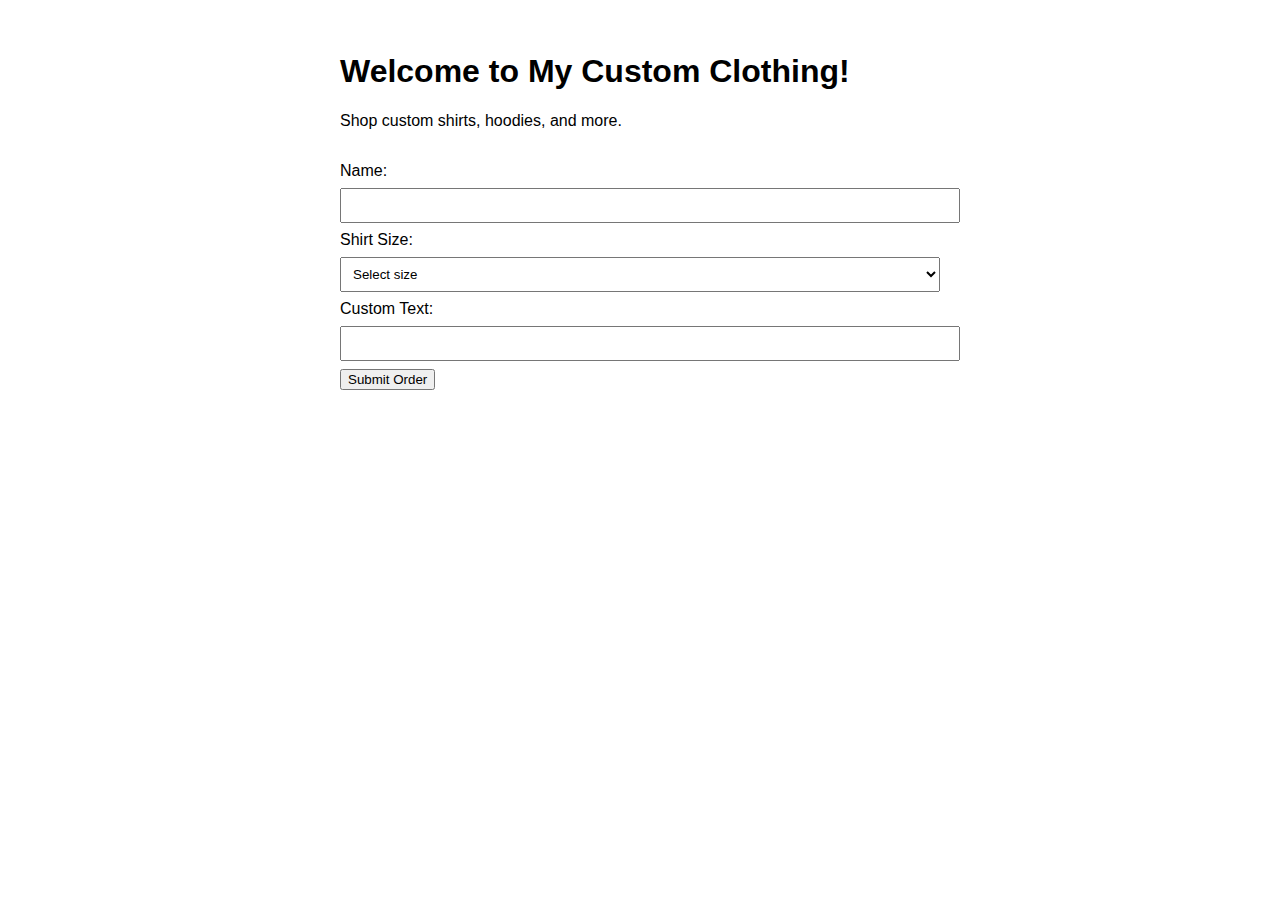
<file: index.html>
<!DOCTYPE html>
<html lang="en">
<head>
  <meta charset="UTF-8">
  <meta name="viewport" content="width=device-width, initial-scale=1.0">
  <title>My Custom Clothing</title>
  <link rel="stylesheet" href="style.css">
</head>
<body>
  <h1>Welcome to My Custom Clothing!</h1>
  <p>Shop custom shirts, hoodies, and more.</p>
  
 <form name="order-form" method="POST" data-netlify="true">
  <input type="hidden" name="form-name" value="order-form">

  <label>Name: <input type="text" name="name" required></label><br>

  <label>Shirt Size: 
    <select name="size" required>
      <option value="" disabled selected>Select size</option>
      <option value="S">S</option>
      <option value="M">M</option>
      <option value="L">L</option>
      <option value="XL">XL</option>
    </select>
  </label><br>

  <label>Custom Text: <input type="text" name="custom_text"></label><br>

  <button type="submit">Submit Order</button>
</form>
</file>
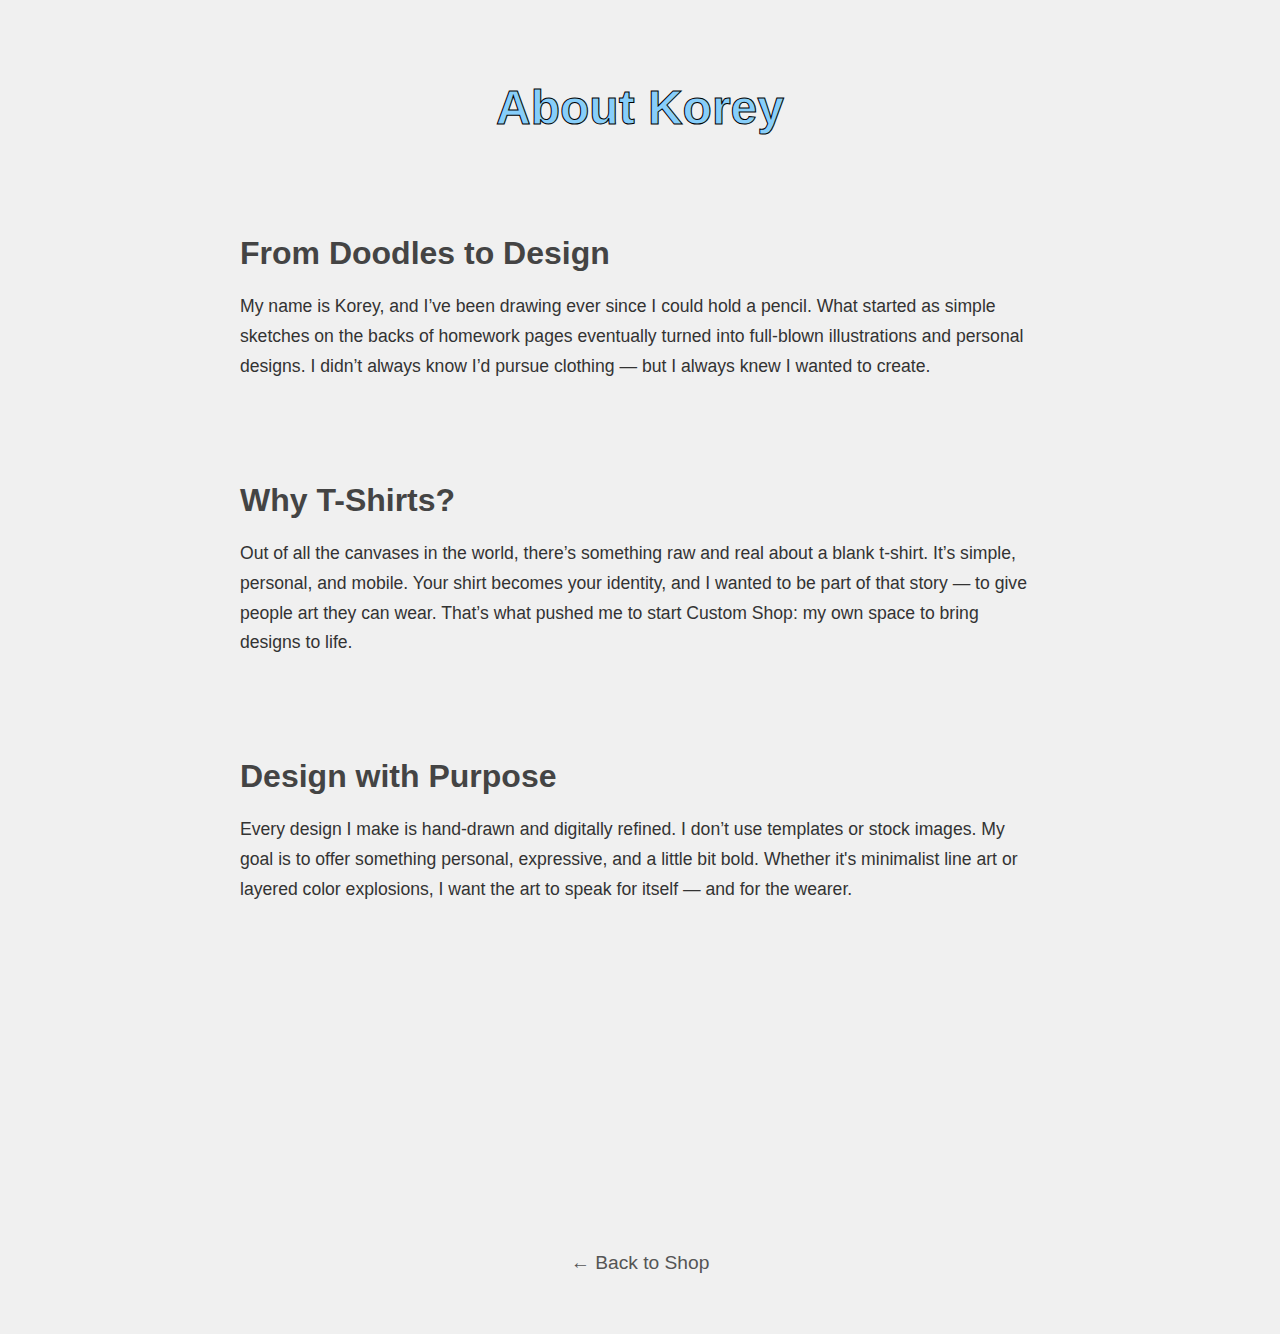
<file: about.html>
<!DOCTYPE html>
<html lang="en">
<head>
  <meta charset="UTF-8" />
  <meta name="viewport" content="width=device-width, initial-scale=1.0" />
  <title>About Korey - Custom Shop</title>
  <style>
    body {
      margin: 0;
      font-family: 'Segoe UI', Tahoma, Geneva, Verdana, sans-serif;
      background: #f0f0f0;
      color: #333;
      overflow-x: hidden;
    }

    .section {
      max-width: 800px;
      margin: 100px auto;
      padding: 0 20px;
      opacity: 0;
      transform: translateY(40px);
      transition: opacity 1s ease, transform 1s ease;
    }

    .section.visible {
      opacity: 1;
      transform: translateY(0);
    }

    h1 {
      font-size: 3rem;
      text-align: center;
      margin-top: 80px;
      color: #87cefa;
      -webkit-text-stroke: 1px black;
    }

    h2 {
      font-size: 2rem;
      margin-bottom: 20px;
      color: #444;
    }

    p {
      line-height: 1.7;
      font-size: 1.1rem;
      margin-bottom: 30px;
    }

    .back-link {
      display: block;
      text-align: center;
      margin: 60px 0;
      font-size: 1.2rem;
      color: #555;
      text-decoration: none;
    }

    .back-link:hover {
      text-decoration: underline;
    }
  </style>
</head>
<body>
  <h1>About Korey</h1>

  <div class="section">
    <h2>From Doodles to Design</h2>
    <p>My name is Korey, and I’ve been drawing ever since I could hold a pencil. What started as simple sketches on the backs of homework pages eventually turned into full-blown illustrations and personal designs. I didn’t always know I’d pursue clothing — but I always knew I wanted to create.</p>
  </div>

  <div class="section">
    <h2>Why T-Shirts?</h2>
    <p>Out of all the canvases in the world, there’s something raw and real about a blank t-shirt. It’s simple, personal, and mobile. Your shirt becomes your identity, and I wanted to be part of that story — to give people art they can wear. That’s what pushed me to start Custom Shop: my own space to bring designs to life.</p>
  </div>

  <div class="section">
    <h2>Design with Purpose</h2>
    <p>Every design I make is hand-drawn and digitally refined. I don’t use templates or stock images. My goal is to offer something personal, expressive, and a little bit bold. Whether it's minimalist line art or layered color explosions, I want the art to speak for itself — and for the wearer.</p>
  </div>

  <div class="section">
    <h2>Just Getting Started</h2>
    <p>Right now, it’s just me — drawing, printing, testing fabrics, and packing up orders. But that’s how I want it. I want every product to feel like it came from a real person, not a factory. I hope this shop grows with me as I keep learning and experimenting. This is only the beginning of what I want to build.</p>
  </div>

  <a class="back-link" href="index.html">← Back to Shop</a>

  <script>
    const sections = document.querySelectorAll('.section');

    const observer = new IntersectionObserver((entries) => {
      entries.forEach(entry => {
        if (entry.isIntersecting) {
          entry.target.classList.add('visible');
        }
      });
    }, {
      threshold: 0.1
    });

    sections.forEach(section => {
      observer.observe(section);
    });
  </script>
</body>
</html>
</file>
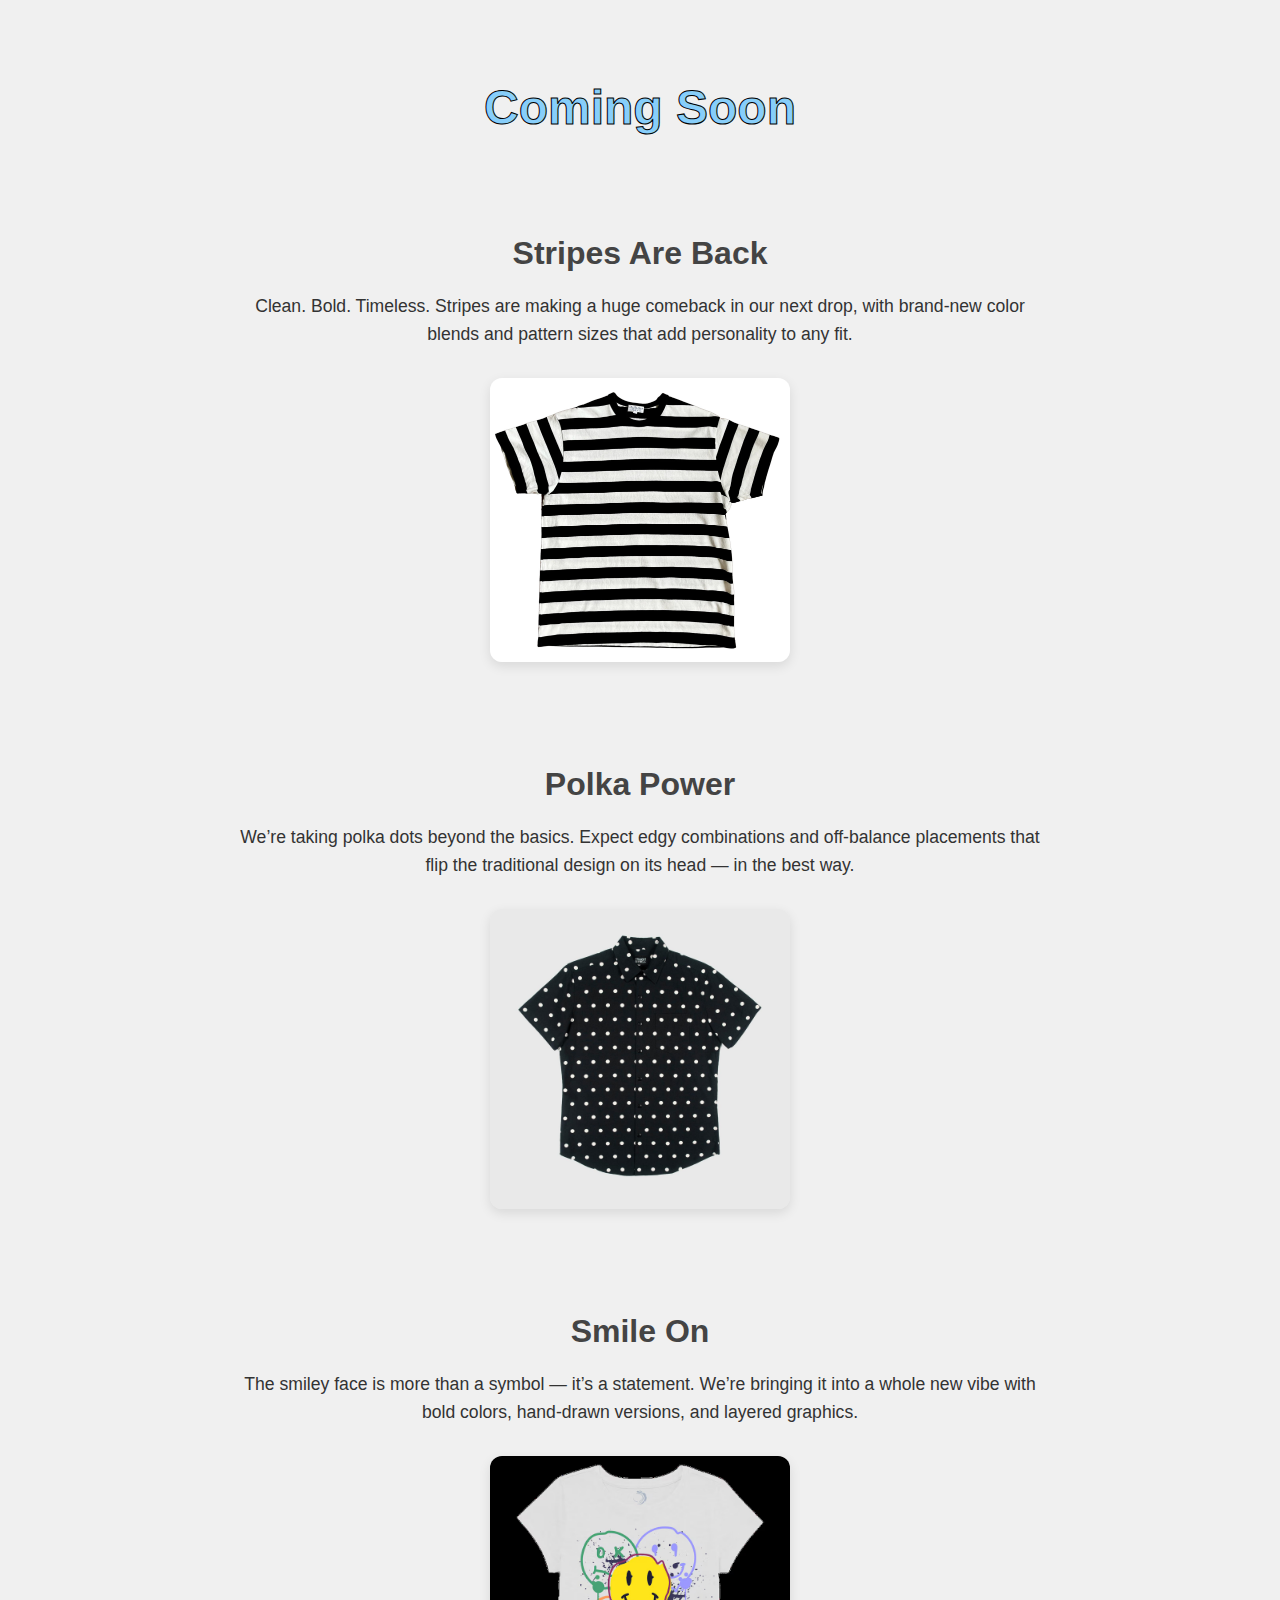
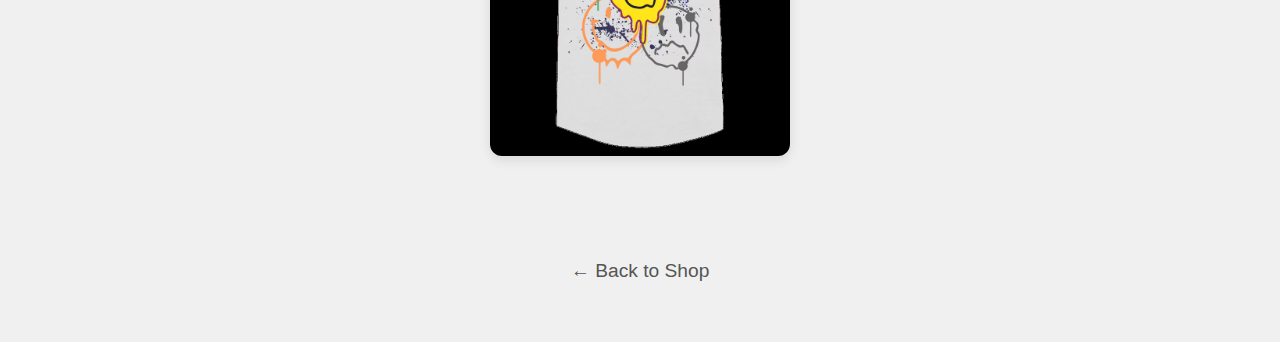
<file: coming-soon.html>
<!DOCTYPE html>
<html lang="en">
<head>
  <meta charset="UTF-8" />
  <meta name="viewport" content="width=device-width, initial-scale=1.0" />
  <title>Coming Soon - Custom Shop</title>
  <style>
    body {
      margin: 0;
      font-family: 'Segoe UI', Tahoma, Geneva, Verdana, sans-serif;
      background: #f0f0f0;
      color: #333;
      overflow-x: hidden;
    }

    h1 {
      font-size: 3rem;
      text-align: center;
      margin-top: 80px;
      color: #87cefa;
      -webkit-text-stroke: 1px black;
    }

    .section {
      max-width: 800px;
      margin: 100px auto;
      padding: 0 20px;
      text-align: center;
      opacity: 0;
      transform: translateY(40px);
      transition: opacity 1s ease, transform 1s ease;
    }

    .section.visible {
      opacity: 1;
      transform: translateY(0);
    }

    h2 {
      font-size: 2rem;
      margin-bottom: 20px;
      color: #444;
    }

    p {
      font-size: 1.1rem;
      margin-bottom: 20px;
      line-height: 1.6;
    }

    img {
      width: 300px;
      max-width: 90%;
      border-radius: 12px;
      margin-top: 10px;
      box-shadow: 0 4px 12px rgba(0,0,0,0.1);
    }

    .back-link {
      display: block;
      text-align: center;
      margin: 60px 0;
      font-size: 1.2rem;
      color: #555;
      text-decoration: none;
    }

    .back-link:hover {
      text-decoration: underline;
    }
  </style>
</head>
<body>
  <h1>Coming Soon</h1>

  <div class="section">
    <h2>Stripes Are Back</h2>
    <p>Clean. Bold. Timeless. Stripes are making a huge comeback in our next drop, with brand-new color blends and pattern sizes that add personality to any fit.</p>
    <img src="images/logo1.jpg" alt="Stripes preview" />
  </div>

  <div class="section">
    <h2>Polka Power</h2>
    <p>We’re taking polka dots beyond the basics. Expect edgy combinations and off-balance placements that flip the traditional design on its head — in the best way.</p>
    <img src="images/logo2.jpg" alt="Polka dots preview" />
  </div>

  <div class="section">
    <h2>Smile On</h2>
    <p>The smiley face is more than a symbol — it’s a statement. We’re bringing it into a whole new vibe with bold colors, hand-drawn versions, and layered graphics.</p>
    <img src="images/logo3.jpg" alt="Smiley face preview" />
  </div>

  <a class="back-link" href="index.html">← Back to Shop</a>

  <script>
    const sections = document.querySelectorAll('.section');

    const observer = new IntersectionObserver((entries) => {
      entries.forEach(entry => {
        if (entry.isIntersecting) {
          entry.target.classList.add('visible');
        }
      });
    }, {
      threshold: 0.1
    });

    sections.forEach(section => {
      observer.observe(section);
    });
  </script>
</body>
</html>
</file>
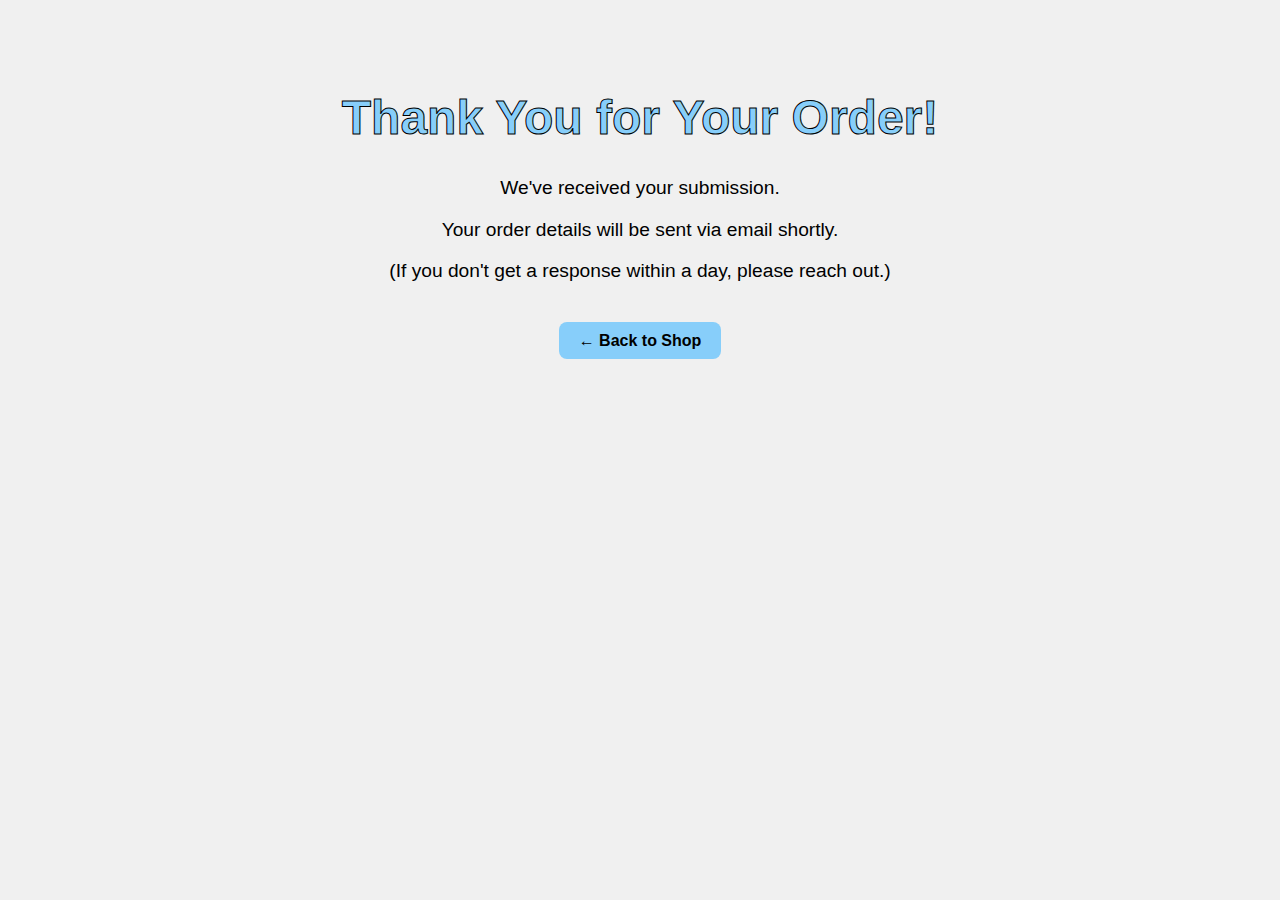
<file: confirmation.html>
<!DOCTYPE html>
<html lang="en">
<head>
  <meta charset="UTF-8" />
  <title>Order Confirmed</title>
  <meta name="viewport" content="width=device-width, initial-scale=1.0">
  <style>
    body {
      font-family: 'Segoe UI', sans-serif;
      background-color: #f0f0f0;
      text-align: center;
      padding: 50px;
    }

    h1 {
      color: #87cefa;
      -webkit-text-stroke: 1px black;
      font-size: 3rem;
    }

    .summary {
      font-size: 1.2rem;
      margin-top: 30px;
    }

    .back {
      margin-top: 50px;
    }

    .back a {
      background-color: #87cefa;
      color: black;
      padding: 10px 20px;
      text-decoration: none;
      border-radius: 8px;
      font-weight: bold;
    }

    .back a:hover {
      background-color: #6db7e5;
    }
  </style>
</head>
<body>
  <h1>Thank You for Your Order!</h1>
  <div class="summary">
    <p>We've received your submission.</p>
    <p>Your order details will be sent via email shortly.</p>
    <p>(If you don't get a response within a day, please reach out.)</p>
  </div>

  <div class="back">
    <a href="index.html">← Back to Shop</a>
  </div>
</body>
</html>
</file>
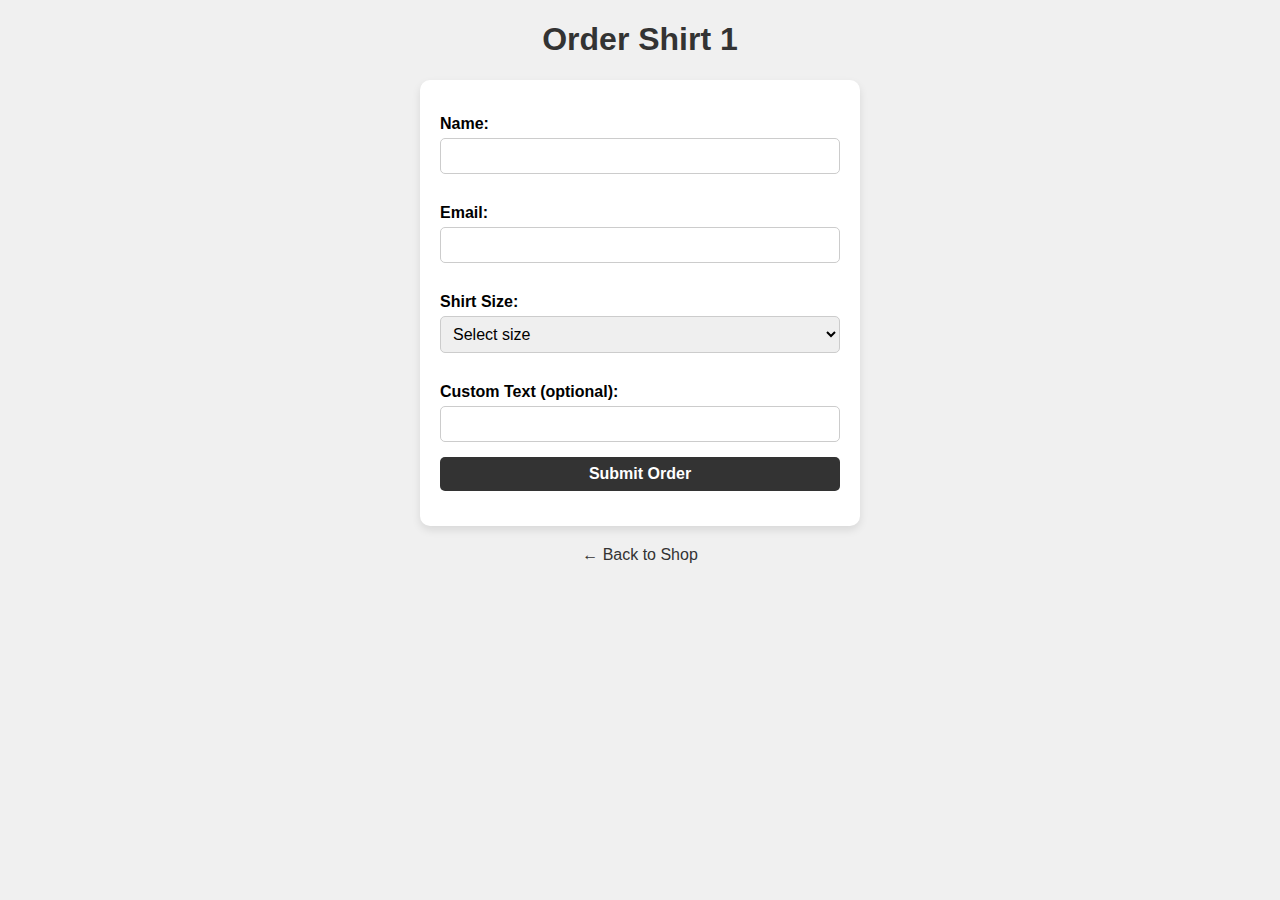
<file: shirt1.html>
<!DOCTYPE html>
<html lang="en">
<head>
  <meta charset="UTF-8" />
  <meta name="viewport" content="width=device-width, initial-scale=1" />
  <title>Order Shirt 1</title>
  <style>
    body {
      background-color: #f0f0f0;
      font-family: Arial, sans-serif;
      margin: 20px;
      padding: 0 20px;
    }
    h1 {
      color: #333;
      text-align: center;
    }
    form {
      max-width: 400px;
      margin: 20px auto;
      background: white;
      padding: 20px;
      border-radius: 10px;
      box-shadow: 0 4px 8px rgba(0,0,0,0.1);
    }
    label {
      display: block;
      margin: 15px 0 5px;
      font-weight: bold;
    }
    input, select, button {
      width: 100%;
      padding: 8px;
      margin-bottom: 15px;
      border-radius: 5px;
      border: 1px solid #ccc;
      box-sizing: border-box;
      font-size: 1em;
    }
    button {
      background-color: #333;
      color: white;
      border: none;
      cursor: pointer;
      font-weight: bold;
      transition: background-color 0.3s ease;
    }
    button:hover {
      background-color: #555;
    }
    .back-link {
      display: block;
      text-align: center;
      margin-top: 15px;
      color: #333;
      text-decoration: none;
    }
    .back-link:hover {
      text-decoration: underline;
    }
  </style>
</head>
<body>
  <h1>Order Shirt 1</h1>

  <form name="order-form" method="POST" data-netlify="true" action="confirmation.html">
    <input type="hidden" name="form-name" value="order-form">
    
    <label>Name:</label>
    <input type="text" name="name" required>

    <label>Email:</label>
    <input type="email" name="email" required>

    <label>Shirt Size:</label>
    <select name="size" required>
      <option value="" disabled selected>Select size</option>
      <option value="S">S</option>
      <option value="M">M</option>
      <option value="L">L</option>
      <option value="XL">XL</option>
    </select>

    <label>Custom Text (optional):</label>
    <input type="text" name="custom_text">

    <button type="submit">Submit Order</button>
  </form>

  <a class="back-link" href="products.html">← Back to Shop</a>

</body>
</html>
</file>
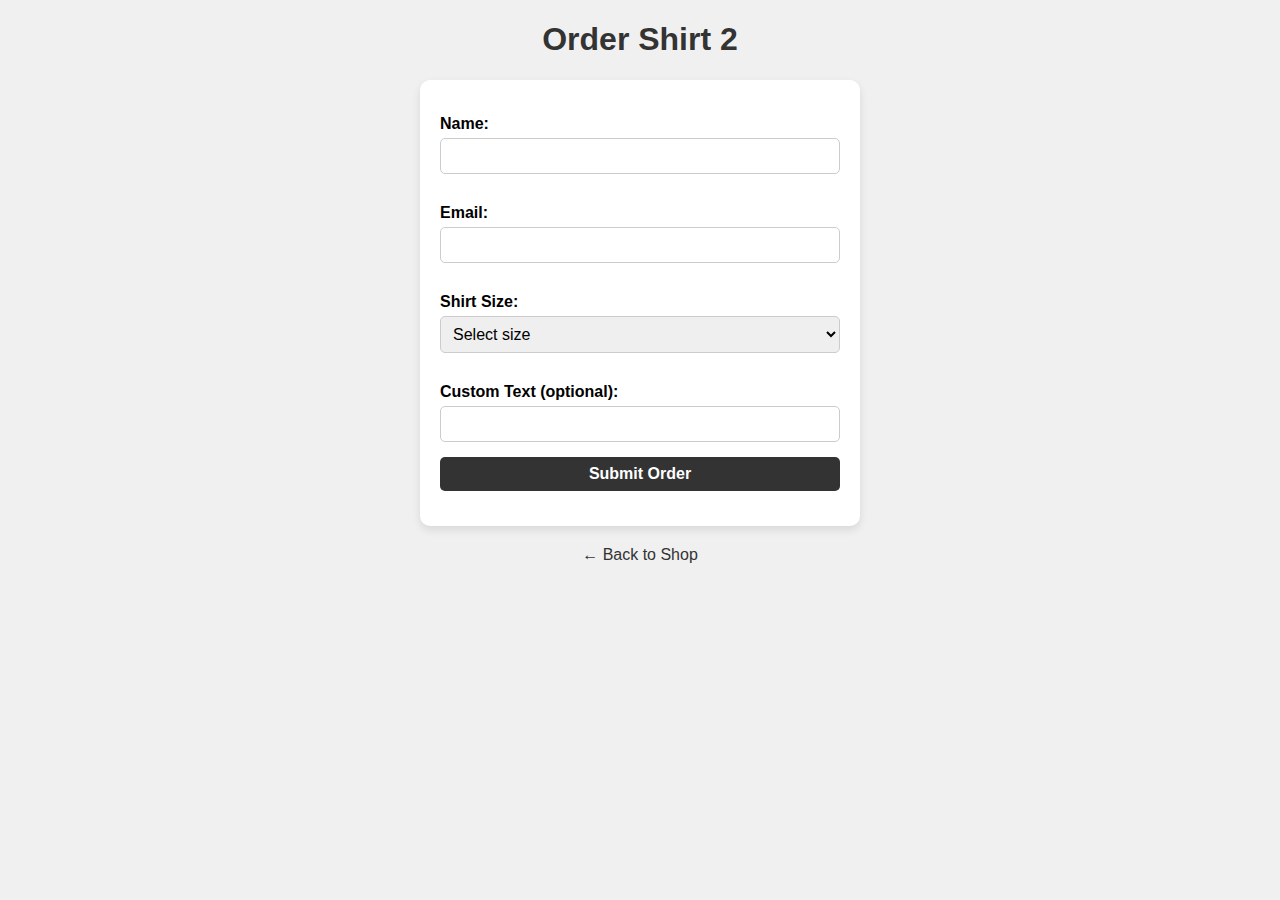
<file: shirt2.html>
<!DOCTYPE html>
<html lang="en">
<head>
  <meta charset="UTF-8" />
  <meta name="viewport" content="width=device-width, initial-scale=1" />
  <title>Order Shirt 2</title>
  <style>
    body {
      background-color: #f0f0f0;
      font-family: Arial, sans-serif;
      margin: 20px;
      padding: 0 20px;
    }
    h1 {
      color: #333;
      text-align: center;
    }
    form {
      max-width: 400px;
      margin: 20px auto;
      background: white;
      padding: 20px;
      border-radius: 10px;
      box-shadow: 0 4px 8px rgba(0,0,0,0.1);
    }
    label {
      display: block;
      margin: 15px 0 5px;
      font-weight: bold;
    }
    input, select, button {
      width: 100%;
      padding: 8px;
      margin-bottom: 15px;
      border-radius: 5px;
      border: 1px solid #ccc;
      box-sizing: border-box;
      font-size: 1em;
    }
    button {
      background-color: #333;
      color: white;
      border: none;
      cursor: pointer;
      font-weight: bold;
      transition: background-color 0.3s ease;
    }
    button:hover {
      background-color: #555;
    }
    .back-link {
      display: block;
      text-align: center;
      margin-top: 15px;
      color: #333;
      text-decoration: none;
    }
    .back-link:hover {
      text-decoration: underline;
    }
  </style>
</head>
<body>
  <h1>Order Shirt 2</h1>

  <form name="order-form" method="POST" data-netlify="true" action="confirmation.html">
    <input type="hidden" name="form-name" value="order-form">

    <label>Name:</label>
    <input type="text" name="name" required>

    <label>Email:</label>
    <input type="email" name="email" required>

    <label>Shirt Size:</label>
    <select name="size" required>
      <option value="" disabled selected>Select size</option>
      <option value="S">S</option>
      <option value="M">M</option>
      <option value="L">L</option>
      <option value="XL">XL</option>
    </select>

    <label>Custom Text (optional):</label>
    <input type="text" name="custom_text">

    <button type="submit">Submit Order</button>
  </form>

  <a class="back-link" href="products.html">← Back to Shop</a>
</body>
</html>
</file>
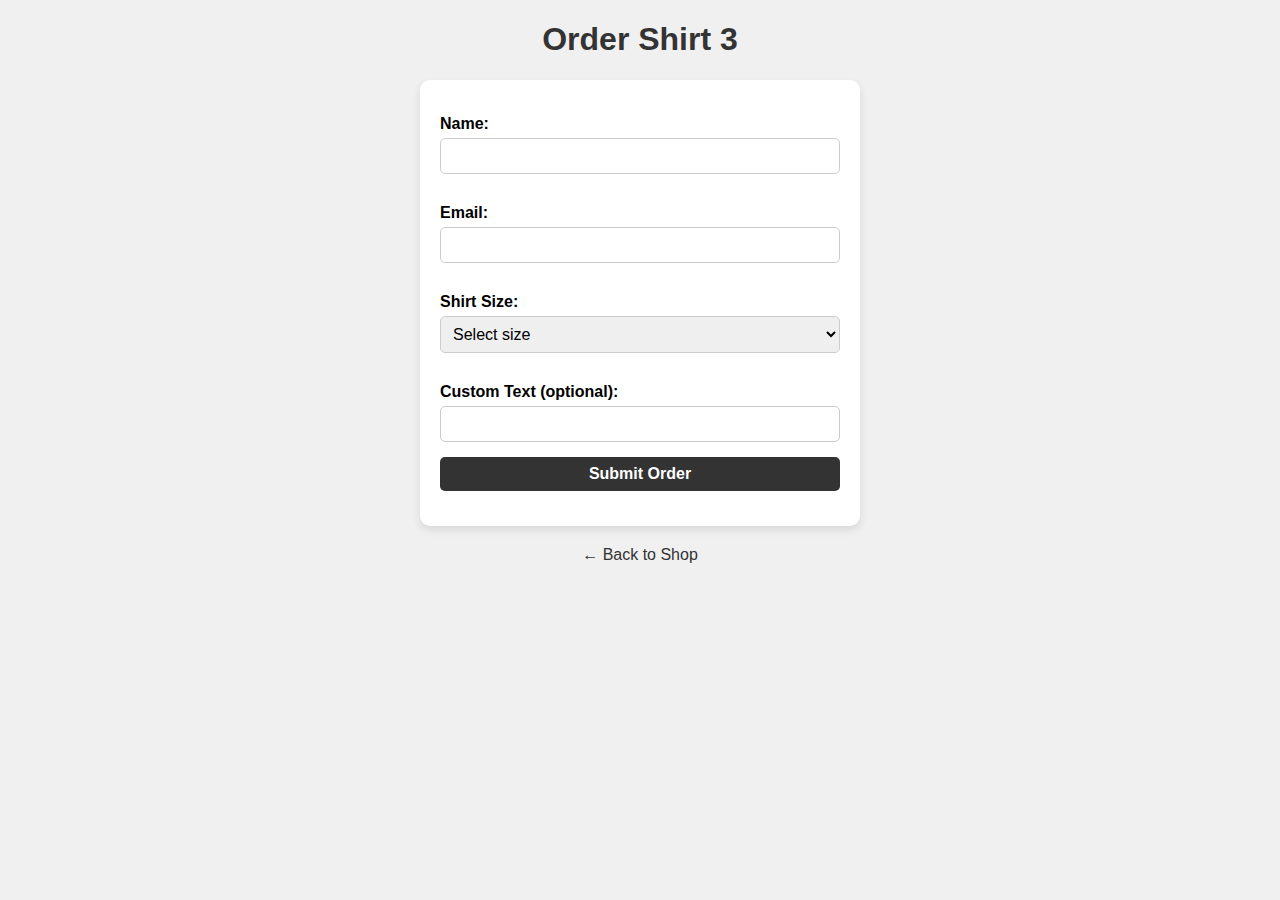
<file: shirt3.html>
<!DOCTYPE html>
<html lang="en">
<head>
  <meta charset="UTF-8" />
  <meta name="viewport" content="width=device-width, initial-scale=1" />
  <title>Order Shirt 3</title>
  <style>
    body {
      background-color: #f0f0f0;
      font-family: Arial, sans-serif;
      margin: 20px;
      padding: 0 20px;
    }
    h1 {
      color: #333;
      text-align: center;
    }
    form {
      max-width: 400px;
      margin: 20px auto;
      background: white;
      padding: 20px;
      border-radius: 10px;
      box-shadow: 0 4px 8px rgba(0,0,0,0.1);
    }
    label {
      display: block;
      margin: 15px 0 5px;
      font-weight: bold;
    }
    input, select, button {
      width: 100%;
      padding: 8px;
      margin-bottom: 15px;
      border-radius: 5px;
      border: 1px solid #ccc;
      box-sizing: border-box;
      font-size: 1em;
    }
    button {
      background-color: #333;
      color: white;
      border: none;
      cursor: pointer;
      font-weight: bold;
      transition: background-color 0.3s ease;
    }
    button:hover {
      background-color: #555;
    }
    .back-link {
      display: block;
      text-align: center;
      margin-top: 15px;
      color: #333;
      text-decoration: none;
    }
    .back-link:hover {
      text-decoration: underline;
    }
  </style>
</head>
<body>
  <h1>Order Shirt 3</h1>

  <form name="order-form" method="POST" data-netlify="true" action="confirmation.html">
    <input type="hidden" name="form-name" value="order-form">

    <label>Name:</label>
    <input type="text" name="name" required>

    <label>Email:</label>
    <input type="email" name="email" required>

    <label>Shirt Size:</label>
    <select name="size" required>
      <option value="" disabled selected>Select size</option>
      <option value="S">S</option>
      <option value="M">M</option>
      <option value="L">L</option>
      <option value="XL">XL</option>
    </select>

    <label>Custom Text (optional):</label>
    <input type="text" name="custom_text">

    <button type="submit">Submit Order</button>
  </form>

  <a class="back-link" href="products.html">← Back to Shop</a>
</body>
</html>
</file>
<file: style.css>
body {
  font-family: sans-serif;
  padding: 2rem;
  max-width: 600px;
  margin: auto;
}

form {
  margin-top: 2rem;
}

input, select {
  margin: 0.5rem 0;
  width: 100%;
  padding: 0.5rem;
}
</file>
